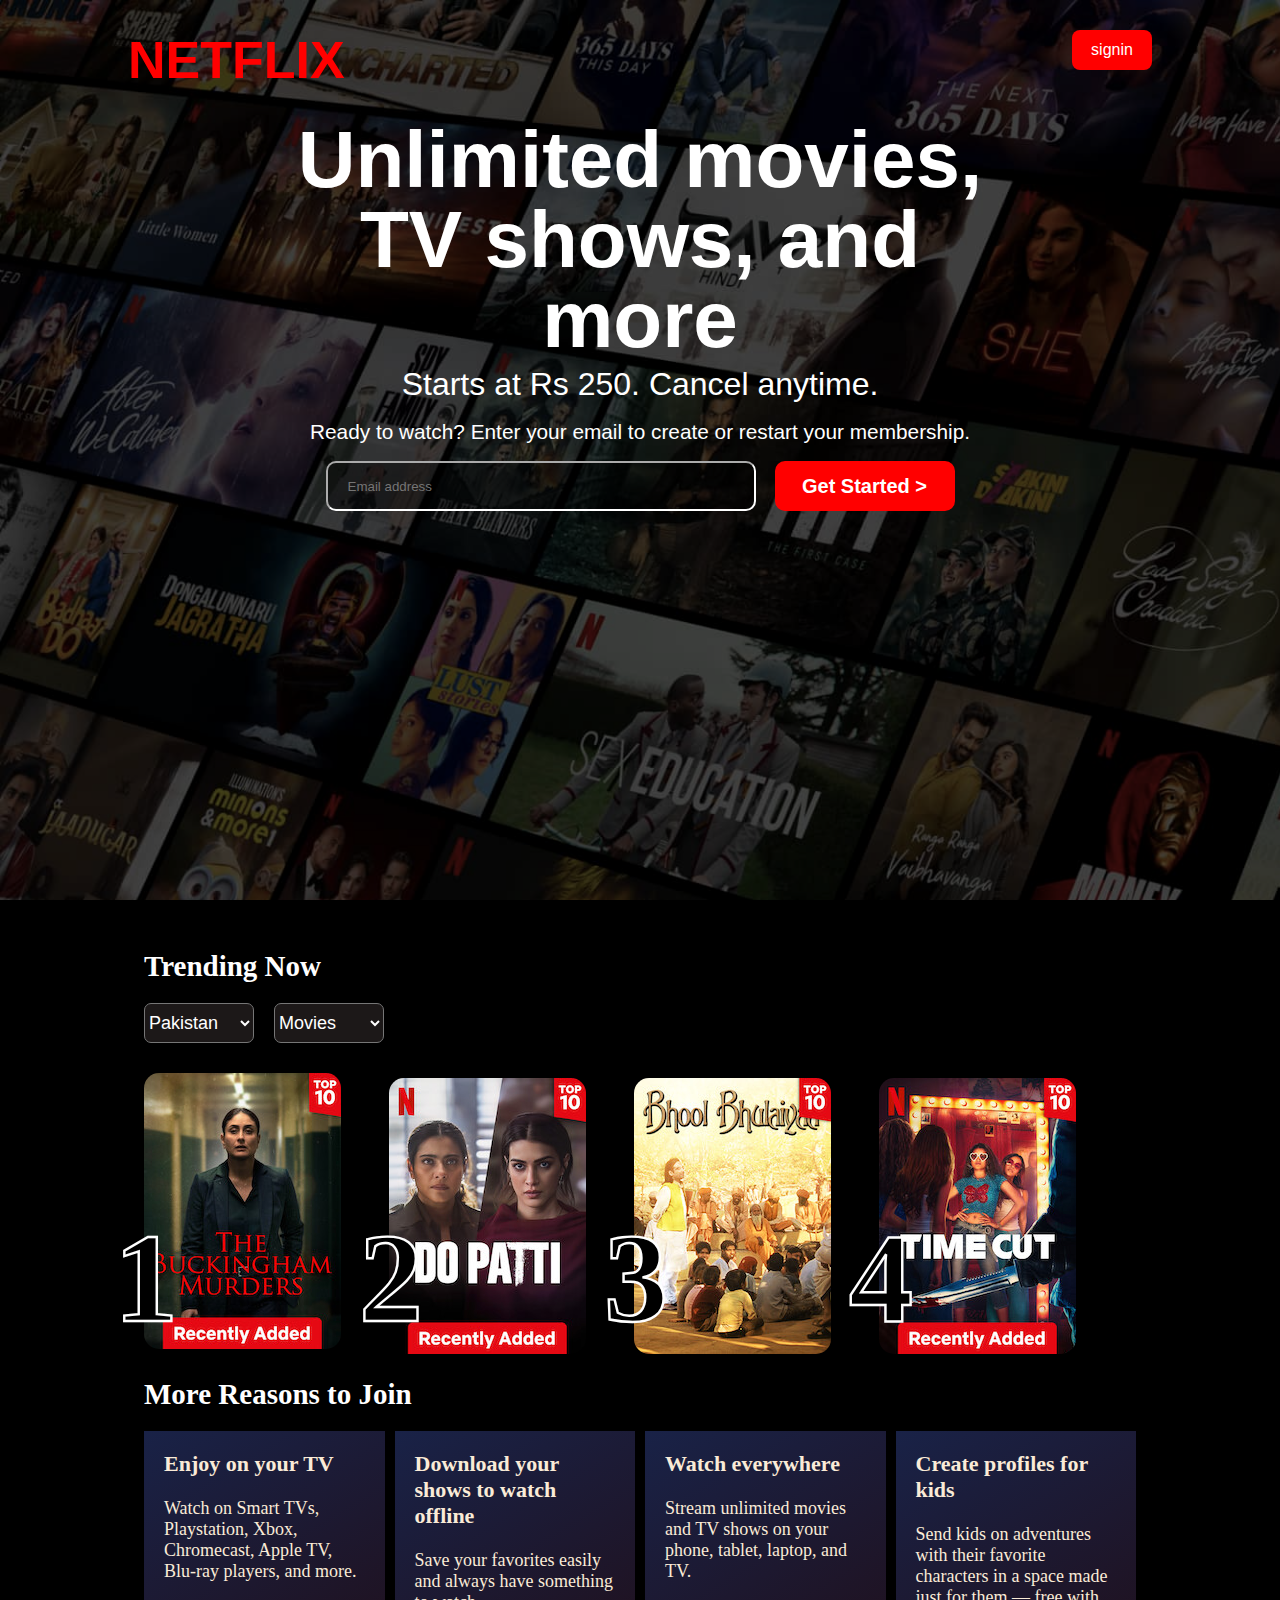
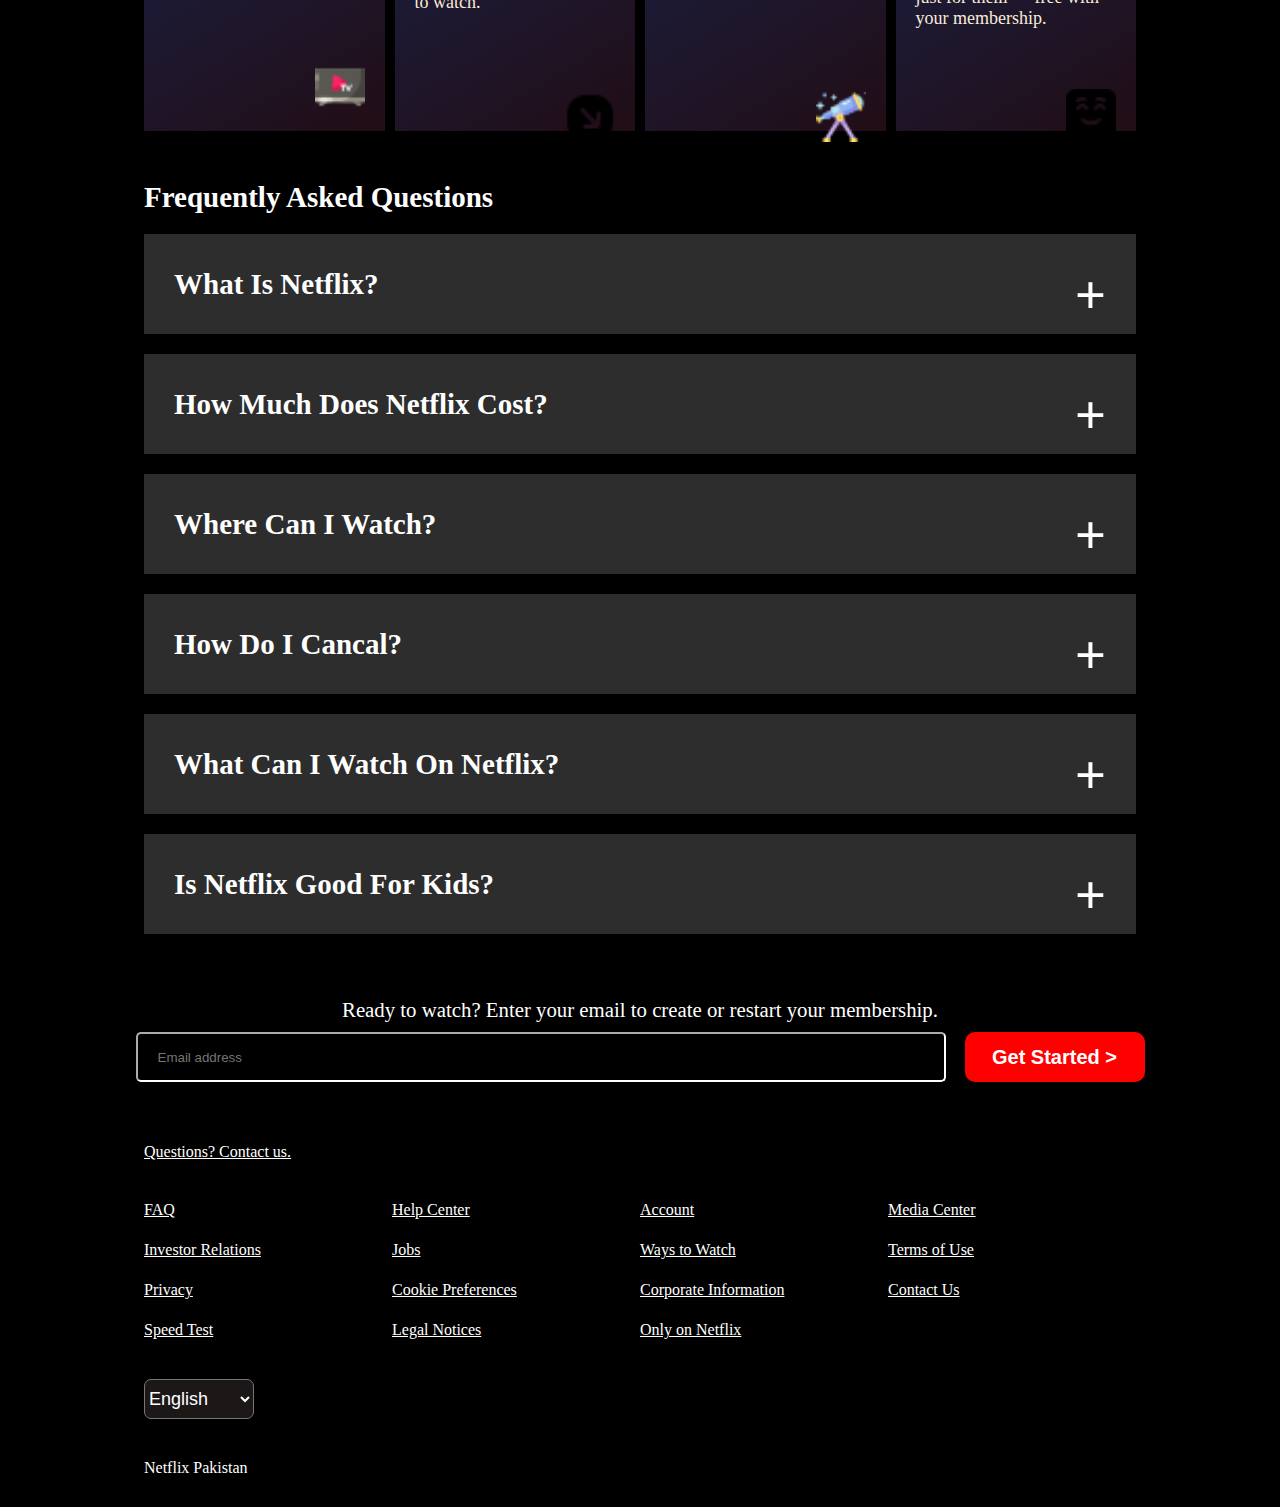
<file: index.html>
<!DOCTYPE html>
<html lang="en">

<head>
    <meta charset="UTF-8">
    <meta name="viewport" content="width=device-width, initial-scale=1.0">
    <link rel="stylesheet" href="css/stylesheet.css">
    <link rel="shortcut icon" href="img/Netflix_icon.svg.png" type="image/x-icon">
    <title>Netflix</title>
</head>

<body>
    <header>
        <div class="md">
            <div class="nav">
                <div class="top-nav-logo"> <a href="#" class="a">NETFLIX</a></div>
                <div><button class="top-nav-btn btn"> <a href="pages/signin.html" class="a">signin</a> </button></div>
            </div>
            <div class="bottem-h">
                <div class="heding">
                    Unlimited movies,
                    <br>

                    TV shows, and
                    <br>
                    more
                </div>
                <div class="bh1">
                    Starts at Rs 250. Cancel anytime.
                </div>
                <div class="bh2">
                    Ready to watch? Enter your email to create or restart your membership.
                </div>
                <div class="header-f">
                    <div> <input type="email" placeholder="Email address" class="email-i-t"></div>
                    <div><button class="email-i-b btn"> <a href="pages/login-1.html" class="a">Get Started > </a> </button></div>
                </div>
            </div>
        </div>
    </header>

    <div class="mm-div">
        <div class="tittle-tre">Trending Now</div>
        <div class="option-m">
            <div>
                <select name="pakistan" id="Pa">
                    <option value="P">Pakistan</option>
                    <option value="G">Global</option>
                </select>
            </div>
            <div>
                <select name="pakistan" id="tv">
                    <option value="P">Movies</option>
                    <option value="G">TvShow</option>
                </select>
            </div>
        </div>
        <div class="main-p-c">
            <div class="pm1 hover-ef">
                <img src="img/flim-1.jpg" alt="Movies" class="p">
                <div class="p-1">1</div>
            </div>
            <div class="main-p-c m">
                <div class="pm1 hover-ef">
                    <img src="img/film-2.jpg" alt="Movies" class="p">
                    <div class="p-1">2</div>
                </div>
            </div>
            <div class="main-p-c m">
                <div class="pm1 hover-ef">
                    <img src="img/film-3.jpg" alt="Movies" class="p">
                    <div class="p-1">3</div>
                </div>
            </div>
            <div class="main-p-c m">
                <div class="pm1 hover-ef">
                    <img src="img/film-4.jpg" alt="Movies" class="p">
                    <div class="p-1">4</div>
                </div>
            </div>
        </div>
        <!-- cards -->
        <div class="tittle-tre">More Reasons to Join</div>
        <div class="card-m">
            <div class="box">
                <span class="font-large">Enjoy on your TV</span>
                <br>
                <br>
                <span>Watch on Smart TVs, <br>Playstation, Xbox,<br> Chromecast, Apple TV,<br> Blu-ray players, and
                    more.</span>
                <div class="icon-i"><img src="img/streaming-tv-app.png" alt="tv" class="icon-i-p"></div>

            </div>
            <div class="box">
                <span class="font-large">Download your shows to watch offline</span>
                <br>
                <br>
                <span>Save your favorites easily and always have something to watch.</span>
                <div class="icon-i"><img src="img/down-right-arrow.png" alt="tv" class="icon-i-p "></div>

            </div>
            <div class="box">
                <span class="font-large">Watch everywhere </span>
                <br>
                <br>
                <span>Stream unlimited movies and TV shows on your phone, tablet, laptop, and TV.</span>
                <div class="icon-i"><img src="img/telescope.png" alt="tv" class="icon-i-p fr"></div>

            </div>
            <div class="box">
                <span class="font-large">Create profiles for kids</span>
                <br>
                <br>
                <span>Send kids on adventures with their favorite characters in a space made just for them — free with
                    your membership.</span>
                <div class="icon-i"><img src="img/winking-face.png" alt="tv" class="icon-i-p fb"></div>
            </div>
        </div>
        <!-- deatails -->
        <div class="tittle-tre Mar">Frequently Asked Questions</div>
        <div>
            <div class="tittle-tre deatails">What is Netflix? <span class="tittle-tre d">+</span></div>
        </div>
        <div>
            <div class="tittle-tre deatails">How much does Netflix cost? <span class="tittle-tre d">+</span></div>
        </div>
        <div>
            <div class="tittle-tre deatails">Where can I watch? <span class="tittle-tre d">+</span></div>
        </div>
        <div>
            <div class="tittle-tre deatails">How do i cancal? <span class="tittle-tre d">+</span></div>
        </div>
        <div>
            <div class="tittle-tre deatails">What can i Watch on Netflix?<span class="tittle-tre d">+</span></div>
        </div>
        <div>
            <div class="tittle-tre deatails">Is Netflix good for kids?<span class="tittle-tre d">+</span></div>
        </div>
        <!-- signin -->
        <div class="mani-of-footer">
            <div class="bh2">
                Ready to watch? Enter your email to create or restart your membership.
            </div>
            <div class="header-f m">
                <div> <input type="email" placeholder="Email address" class="email-i-t lan" required id="bt"></div>
                <div><button class="email-i-b btn" for="bt"> <a href="pages/login-1.html"class="a">Get Started ></a> </button></div>
            </div>
        </div>
        <footer>
            <a href="#" class="a-f">Questions? Contact us.</a>
            <div class="footer-g">
                <a href="#" class="a-f">FAQ</a>
                <a href="#" class="a-f">Help Center</a>
                <a href="#" class="a-f">Account</a>
                <a href="#" class="a-f">Media Center</a>
                <a href="#" class="a-f">Investor Relations</a>
                <a href="#" class="a-f">Jobs</a>
                <a href="#" class="a-f">Ways to Watch</a>
                <a href="#" class="a-f">Terms of Use</a>
                <a href="#" class="a-f">Privacy</a>
                <a href="#" class="a-f">Cookie Preferences</a>
                <a href="#" class="a-f">Corporate Information</a>
                <a href="#" class="a-f">Contact Us</a>
                <a href="#" class="a-f">Speed Test</a>
                <a href="#" class="a-f">Legal Notices</a>
                <a href="#" class="a-f">Only on Netflix</a>
            </div>
            <select id="Pa" class="f-s" name="LanguageSelect">
                <option lang="en" label="English" value="en-PK" selected="">English</option>
                <option lang="Urdu" label="Urdu" value="Urdu">Urdu</option>

            </select>
            <div class="laste">Netflix Pakistan</div>
        </footer>
    </div>
</body>

</html>
</file>
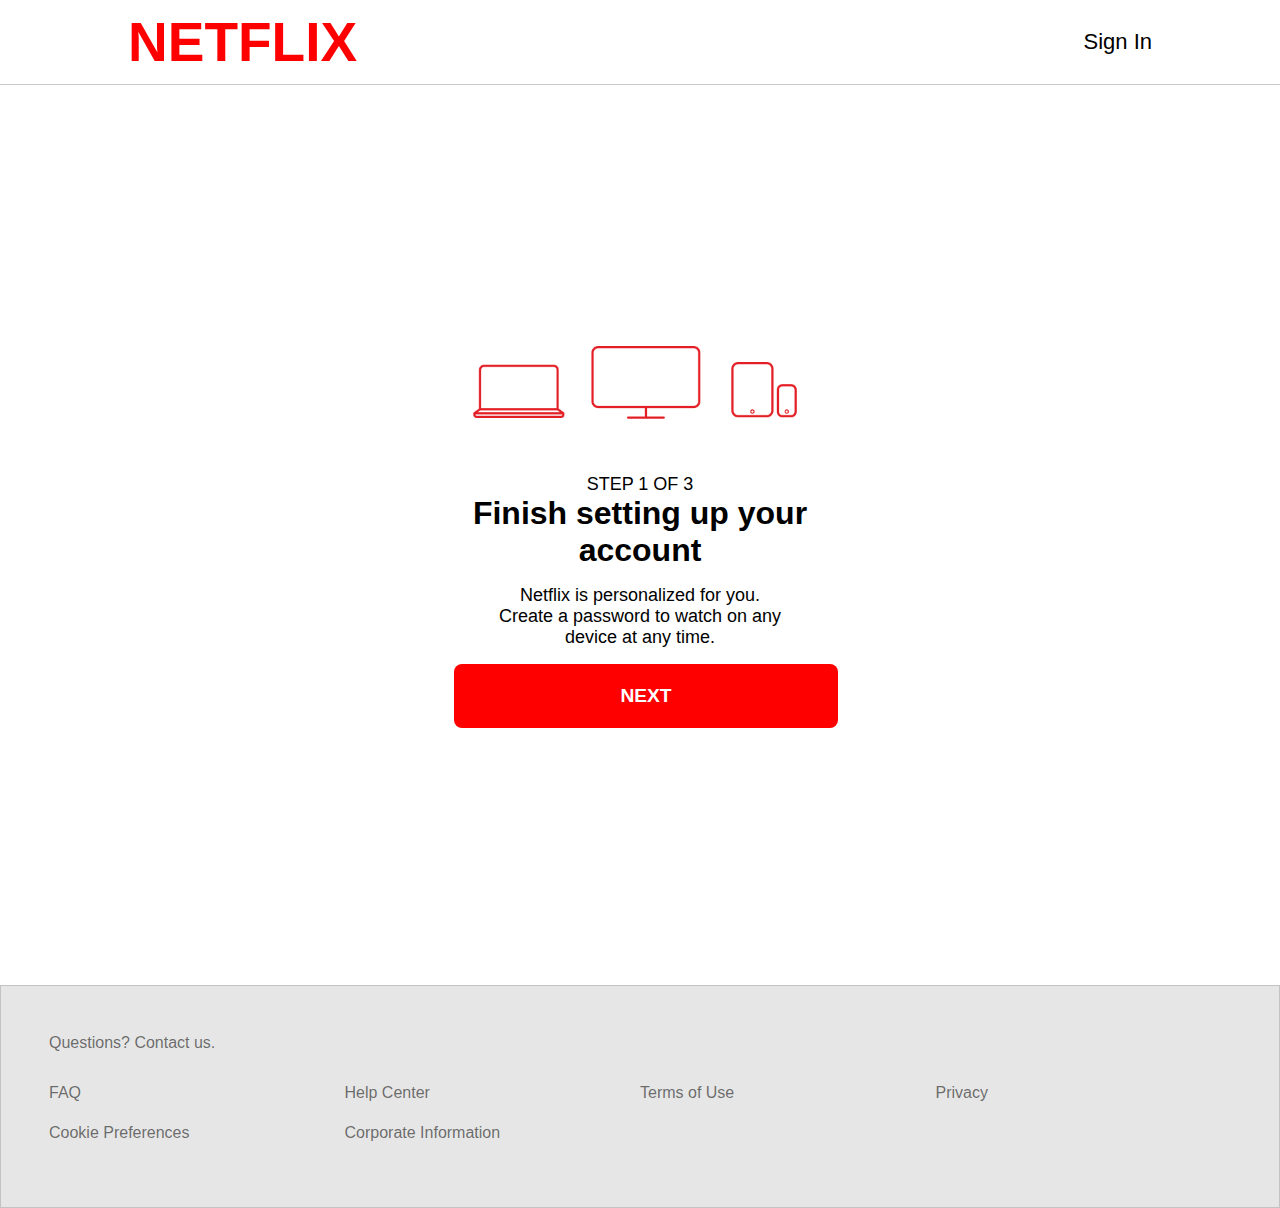
<file: pages/login-1.html>
<!DOCTYPE html>
<html lang="en">

<head>
    <meta charset="UTF-8">
    <meta name="viewport" content="width=device-width, initial-scale=1.0">
    <title>signin</title>
    <link rel="shortcut icon" href="../img/Netflix_icon.svg.png" type="image/x-icon">
    <link rel="stylesheet" href="../css/login1.css">
</head>

<body>

    <head>
        <div class="nav">
            <div class="top-nav-logo"> <a href="../index.html" class="a">NETFLIX</a></div>
            <div class="logoa"><a href="signin.html" class="a hover">Sign In</a> </div>
        </div>
    </head>
    <div class="md">
        <div class="m-d">
            <img src="../img/tv-loging.png" alt="tv">
            <div class="center font">STEP 1 OF 3
                <div class="bole">
                    Finish setting up your <br> account
                </div>
                <div class="mt font">
                    Netflix is personalized for you. <br>
                    Create a password to watch on any <br> device at any time.
                </div>
            </div>
            <button class="mt"> <a href="login-2.html" class="a w">NEXT</a></button>
        </div>
    </div>
    <footer> 
        <a href="#" class="a-f a hover mar">Questions? Contact us.</a>
        <div class="footer-g">
            <a href="#" class="a-f a hover">FAQ</a>
            <a href="#" class="a-f a hover">Help Center</a>
            <a href="#" class="a-f a hover">Terms of Use</a>
            <a href="#" class="a-f a hover">Privacy</a>
            <a href="#" class="a-f a hover">Cookie Preferences</a>
            <a href="#" class="a-f a hover">Corporate Information</a>
        </div>
    </footer>
</body>

</html>
</file>
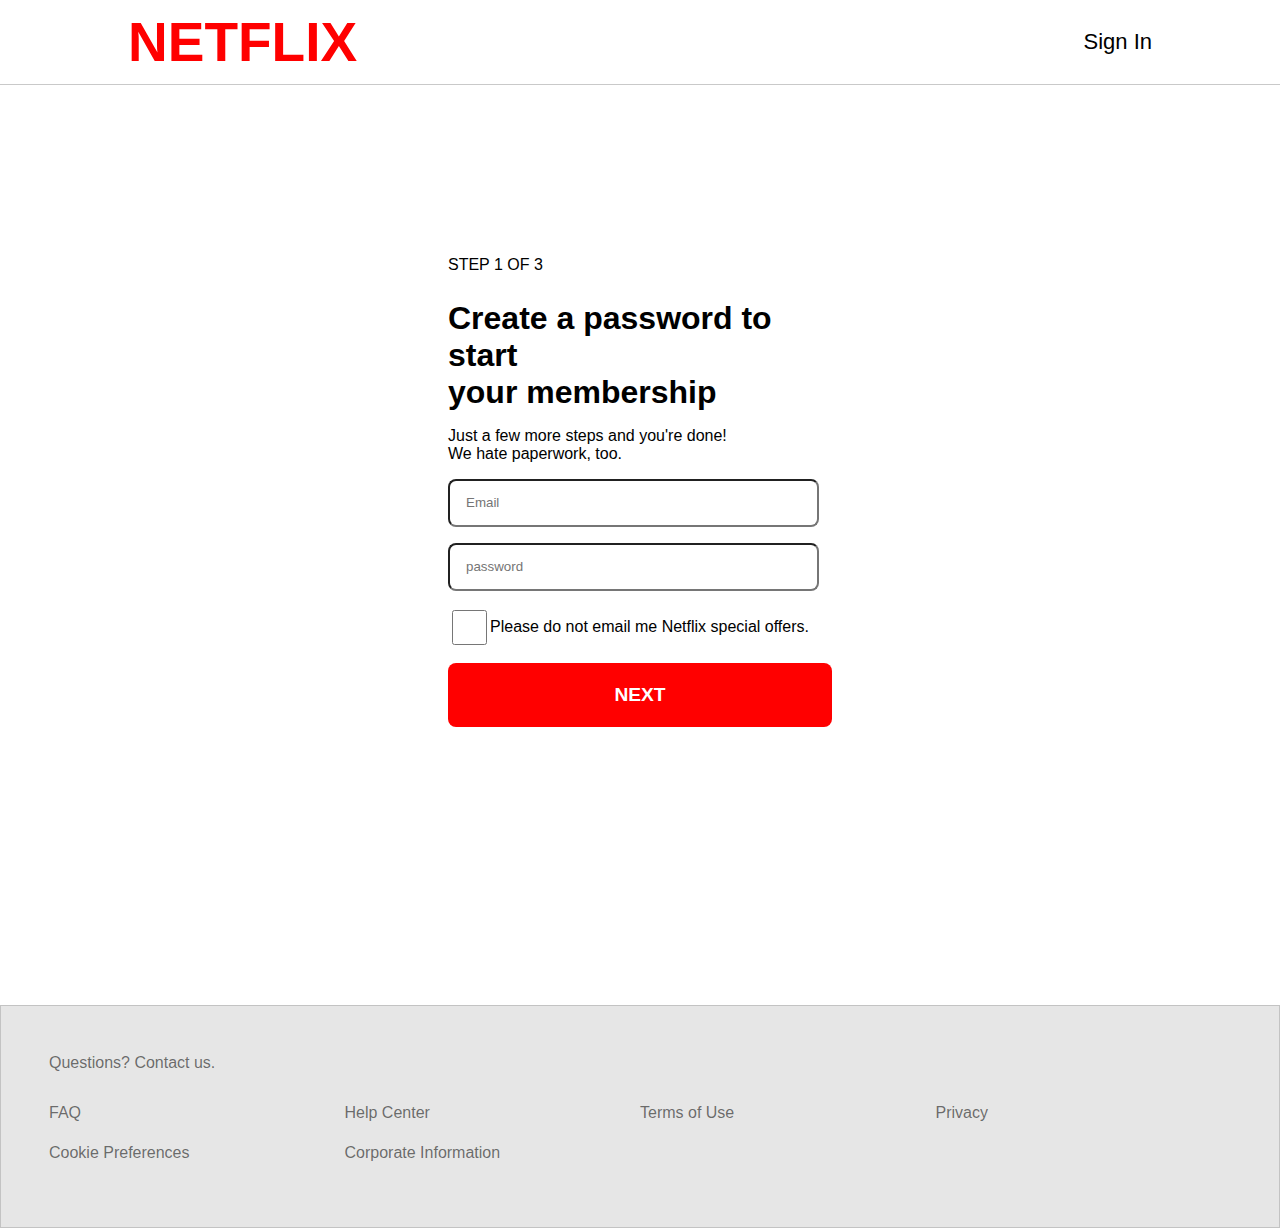
<file: pages/login-2.html>
<!DOCTYPE html>
<html lang="en">

<head>
    <meta charset="UTF-8">
    <meta name="viewport" content="width=device-width, initial-scale=1.0">
    <title>signin</title>
    <link rel="shortcut icon" href="../img/Netflix_icon.svg.png" type="image/x-icon">
    <link rel="stylesheet" href="../css/login2.css">
</head>

<body>

    <head>
        <div class="nav">
            <div class="top-nav-logo"> <a href="../index.html" class="a">NETFLIX</a></div>
            <div class="logoa"><a href="signin.html" class="a hover">Sign In</a> </div>
        </div>
    </head>
    <div class="md">
        <form action="login3.html">
            <div class="sfont">STEP 1 OF 3</div>
            <div class="lfont">
                Create a password to start <br> your membership
            </div>
            <div class="sfont">Just a few more steps and you're done! <br>
                We hate paperwork, too.</div>
            <div> <input type="email" name="emil" id="email" placeholder="Email" required class="input"></div>
            <div> <input type="password" name="password" id="password" placeholder="password" required class="input">
            </div>
            <div class="chek">
                <input type="checkbox" name="Remembar me" id="cha" required>
                <label for="Remembar me" class="cen">Please do not email me Netflix special offers.</label>
            </div>
            <div> <input type="submit" value="NEXT" class="button"></div>

        </form>
    </div>
    <footer>
        <a href="#" class="a-f a hover mar">Questions? Contact us.</a>
        <div class="footer-g">
            <a href="#" class="a-f a hover">FAQ</a>
            <a href="#" class="a-f a hover">Help Center</a>
            <a href="#" class="a-f a hover">Terms of Use</a>
            <a href="#" class="a-f a hover">Privacy</a>
            <a href="#" class="a-f a hover">Cookie Preferences</a>
            <a href="#" class="a-f a hover">Corporate Information</a>
        </div>
    </footer>
</body>

</html>
</file>
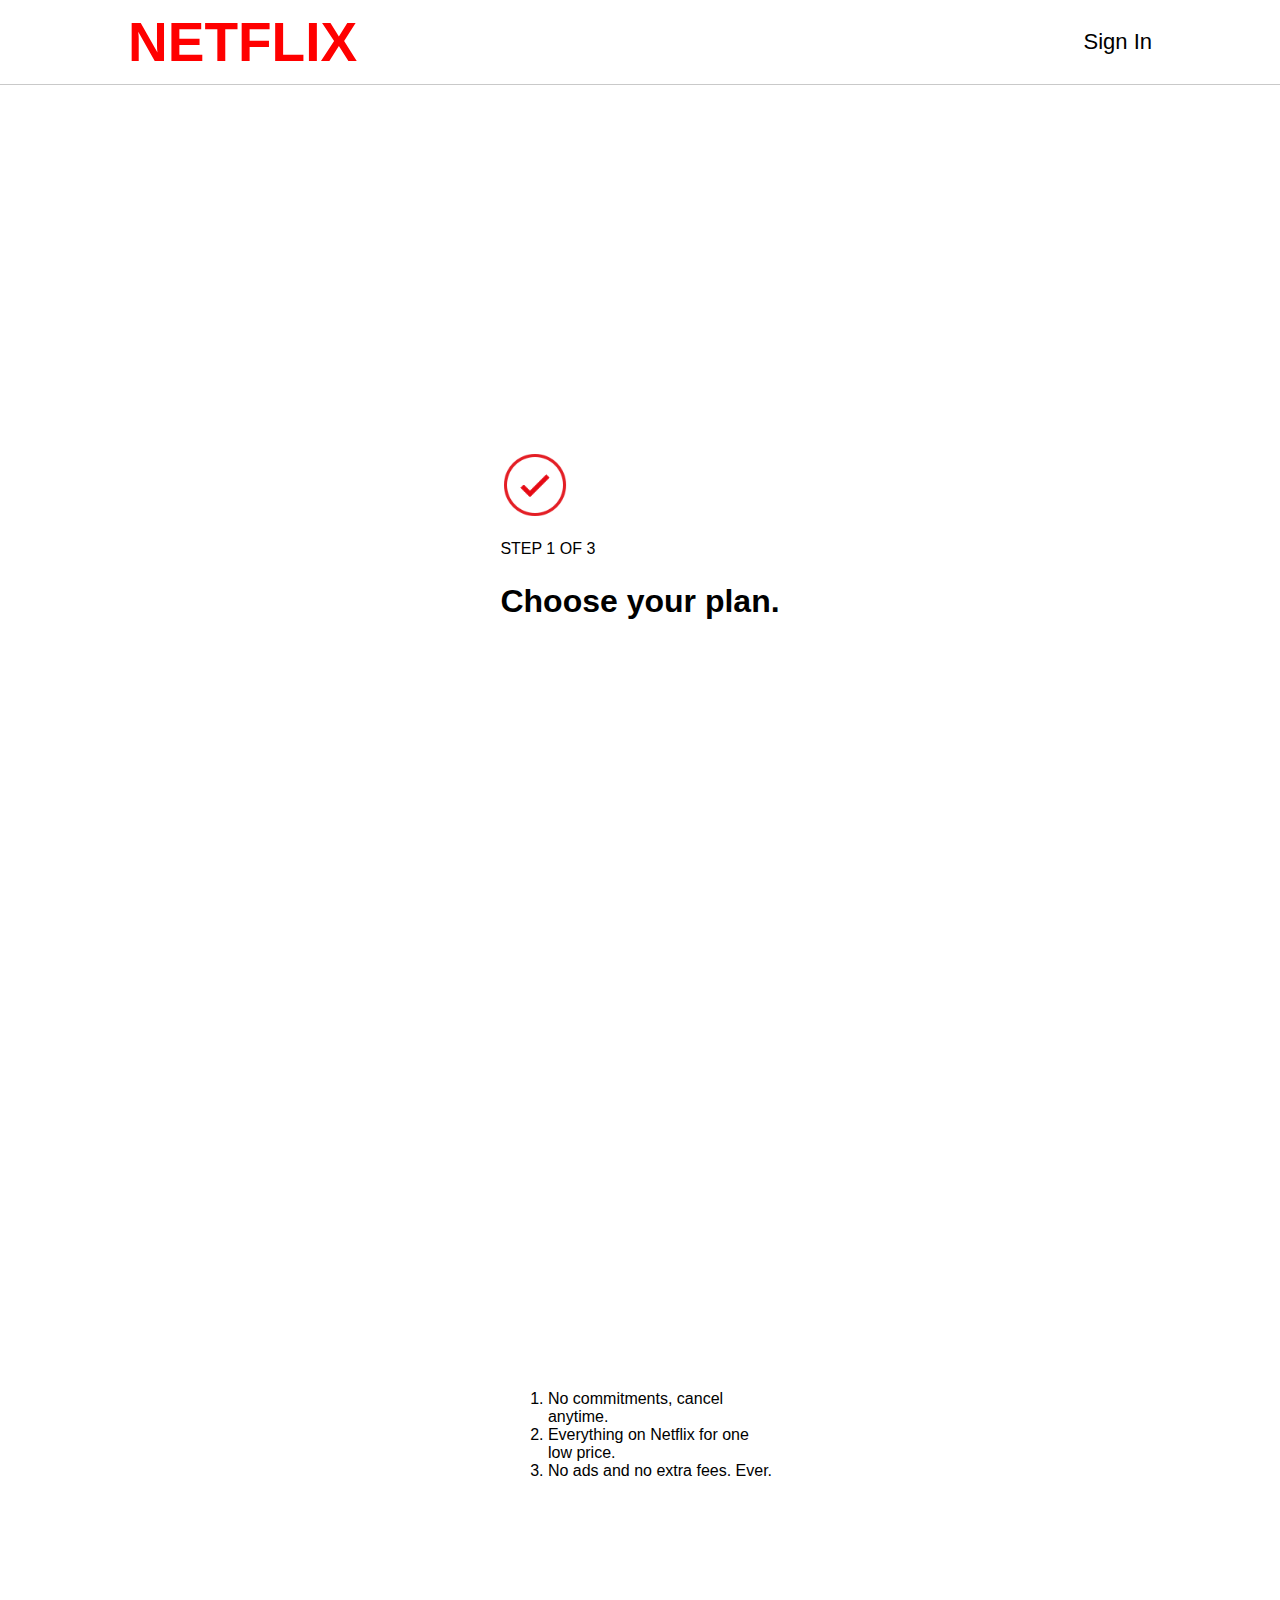
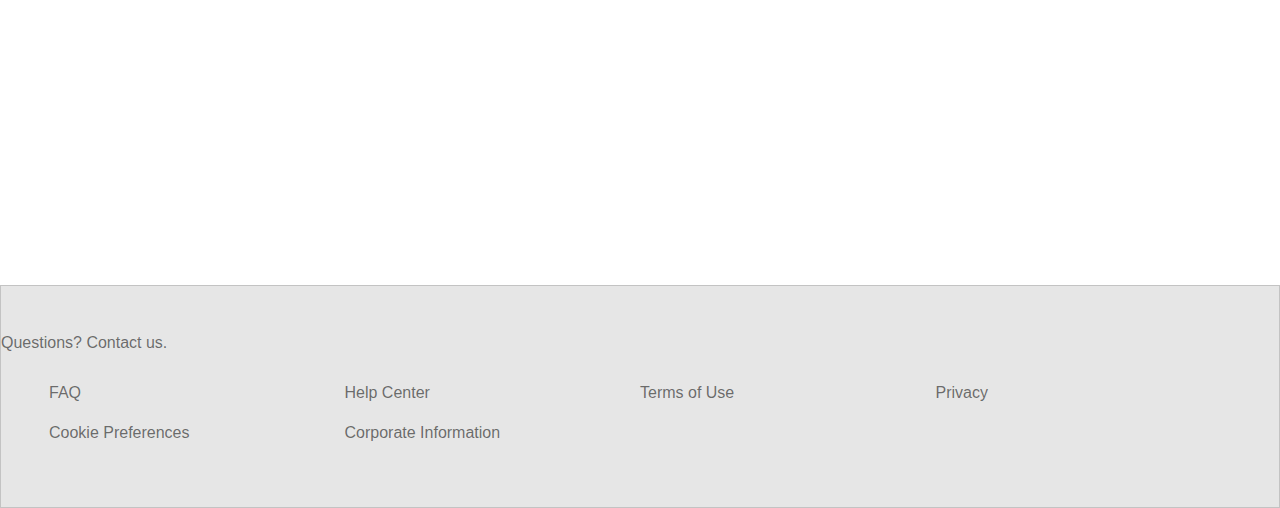
<file: pages/login3.html>
<!DOCTYPE html>
<html lang="en">

<head>
    <meta charset="UTF-8">
    <meta name="viewport" content="width=device-width, initial-scale=1.0">
    <title>signin</title>
    <link rel="shortcut icon" href="../img/Netflix_icon.svg.png" type="image/x-icon">
    <link rel="stylesheet" href="../css/login3.css">
</head>

<body>

    <head>
        <div class="nav">
            <div class="top-nav-logo"> <a href="../index.html" class="a">NETFLIX</a></div>
            <div class="logoa"><a href="signin.html" class="a hover">Sign In</a> </div>
        </div>
    </head>
    <div class="md">
        <div>
        <div><img src="../img/Checkmarklog.png" alt="chek" class="img"></div>
            <div class="sfont">STEP 1 OF 3</div>
            <div class="lfont">Choose your plan.
            </div>
        </div>
    </div>
    <div class="md">
        <ol>
            <li>
                No commitments, cancel <br> anytime.
            </li>
            <li>
                Everything on Netflix for one <br> low price.
            </li>
            <li>
                No ads and no extra fees. Ever.
            </li>
        </ol>
    </div>
    <footer>
        <a href="#" class="a-f a hover mar">Questions? Contact us.</a>
        <div class="footer-g">
            <a href="#" class="a-f a hover">FAQ</a>
            <a href="#" class="a-f a hover">Help Center</a>
            <a href="#" class="a-f a hover">Terms of Use</a>
            <a href="#" class="a-f a hover">Privacy</a>
            <a href="#" class="a-f a hover">Cookie Preferences</a>
            <a href="#" class="a-f a hover">Corporate Information</a>
        </div>
    </footer>
</body>

</html>
</file>
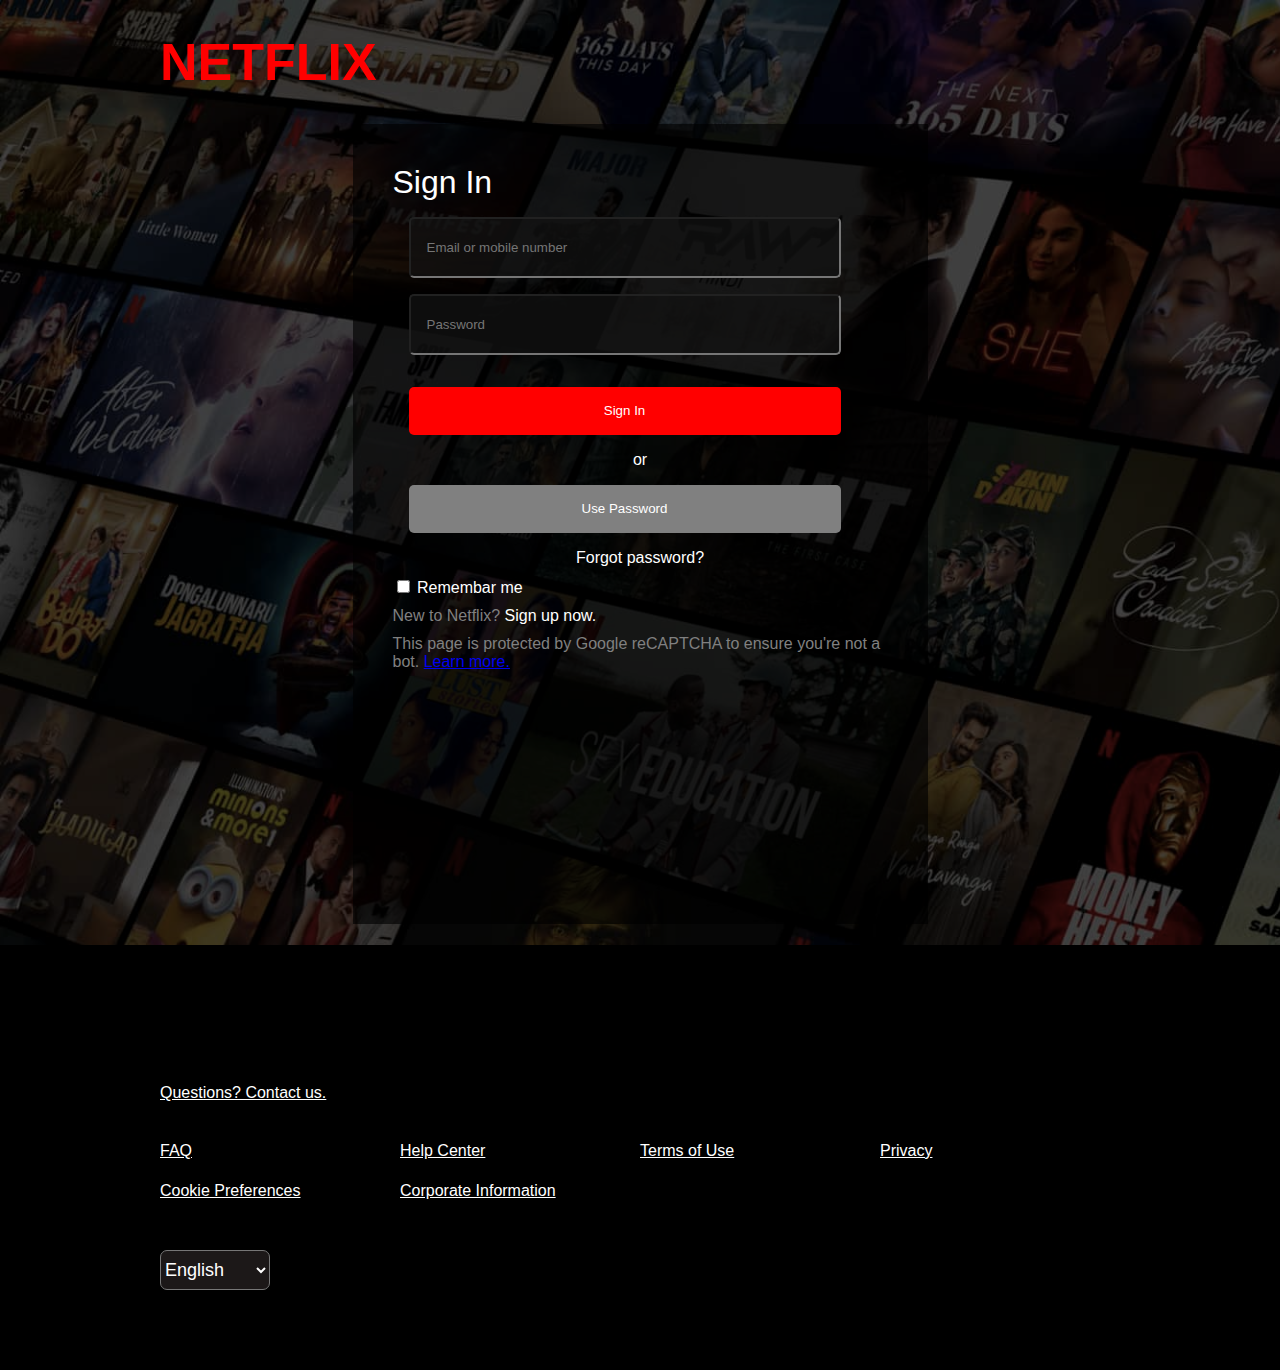
<file: pages/signin.html>
<!DOCTYPE html>
<html lang="en">

<head>
    <meta charset="UTF-8">
    <meta name="viewport" content="width=device-width, initial-scale=1.0">
    <title>signin</title>
    <link rel="shortcut icon" href="../img/Netflix_icon.svg.png" type="image/x-icon">
    <link rel="stylesheet" href="../css/sigin.css">
</head>

<body>
    <div class="md">
        <div class="black">
            <div class="top-nav-logo"> <a href="../index.html" class="a">NETFLIX</a></div>
            <div class="flex">
                <div class="form-d">
                    <form action="">
                        <label for="title" class="title">
                            Sign In
                        </label>
                        <input type="text" required placeholder="Email or mobile number" class="input" autocomplete="additional-name">
                        <input type="password" required placeholder="Password" class="input" autocomplete="additional-name">
                        <button class="red re">Sign In</button>
                        <div class="center">or</div>
                        <button class="red gra">Use Password</button>
                        <div class="center">Forgot password?</div>
                        <div class="chek">
                            <input type="checkbox" name="Remembar me" id="cha" required>
                            <label for="Remembar me" class="cen">Remembar me</label>
                        </div>
                        <div class="gray">New to Netflix? <a href="login-1.html" class="cent">Sign up now.</a></div>
                        <div class="gray">
                            This page is protected by Google reCAPTCHA to
                            ensure you're not a bot. <a href="#">Learn more.</a>
                        </div>
                    </form>
                </div>
            </div>
            <footer>
                <a href="#" class="a-f">Questions? Contact us.</a>
                <div class="footer-g">
                    <a href="#" class="a-f">FAQ</a>
                    <a href="#" class="a-f">Help Center</a>
                    <a href="#" class="a-f">Terms of Use</a>
                    <a href="#" class="a-f">Privacy</a>
                    <a href="#" class="a-f">Cookie Preferences</a>
                    <a href="#" class="a-f">Corporate Information</a>
                </div>
                <select id="Pa" class="f-s" name="LanguageSelect">
                    <option lang="en" label="English" value="en-PK" selected="">English</option>
                    <option lang="Urdu" label="Urdu" value="Urdu">Urdu</option>

                </select>
            </footer>






        </div>
    </div>
</body>

</html>
</file>
<file: css/stylesheet.css>
body{
    margin: 0;
    padding: 0;
}
header{
    margin: 0;
    padding: 0;
    background-image: url(../img/header-image.png);
    height:100vh;
    box-sizing: border-box;
    /* box-shadow: -300px -300px 40px black; */
    font-family: sans-serif

}

.nav{
 display: flex;
 justify-content:space-between;
 padding:30px 8rem;
}
.top-nav-logo{
 font-size: 52px;
 color: red;
 text-decoration: none;
 font-weight: bolder;
}
.top-nav-logo>a{
    text-decoration: none;
    color: red;
    cursor: pointer;
}
.a{
    text-decoration: none;
    cursor: pointer;
color: white;

}
.top-nav-btn{
  background-color: rgb(255, 0, 0);
  height: 40px;
  width:80px;
  border-radius: 8px;
  border-color:red ;
  color: white;
  font-size: medium;
  border: none;
}
.heding{
    font-size: 5rem;
    color: white;
    font-weight: bold;
    line-height: 5rem;

        
}
.bh1{
    font-size: 2rem;
    color: white;
}
.bh2{
    font-size: 1.3rem;
    color: white;
}
.bottem-h{
    line-height: 3rem;
    text-align: center;
    align-content: center; 
}
.header-f{
    display:flex;
    gap:9px;
    justify-content: center;
}
.email-i-t{
    height:50px;
    width:430px;
    background-color: rgba(0, 0, 0, 0.404);
    border-radius: 10px;
    margin:5px;
    border-color: white;
    color: white;
    padding: 20px;
    box-sizing: border-box;
}
.email-i-b{
    height:50px;
    width:180px;
    margin:5px;
    background-color: rgb(255, 0, 0);
    border:none;
    border-radius: 10px;
    color: white;
    font-size:20px;
    font-weight: bold;
}
.md{
    z-index:10;
    background-color: rgba(0, 0, 0, 0.671);
    height:100vh;
}
.mm-div{
    padding:30px 9rem;
    background-color: black;
}
.tittle-tre{
    font-size: 29px;
    color: white;
    font-weight: bold;
    margin-top: 20px;
}

#Pa,#tv{
    height:40px;
    width: 110px;
    background-color: rgba(44, 37, 37, 0.637);
    color: white;
    font-size: 18px;
    border-radius: 7px;
}
.option-m{
    display: flex;
    gap: 20px;
    margin-top: 20px;
}
.hover-ef:hover{
    transform: scale(1.1,1.1);
    cursor: pointer;

}
.main-p-c{
    display: flex;
    margin-top: 30px;
    gap: 3rem;
    transition: 0.01s;
    flex-wrap: wrap;
}
.pm1{
    
    position: relative;
}
.p-1{
    margin-left: -30px;
    bottom: 6px;
    position: absolute;
    color: black;
    z-index: 10;
    font-size: 8rem;
    font-weight: bolder;
    -webkit-text-stroke: 0.15rem hsl(0, 100%, 100%);   
}
.p{
    border-radius: 15px;
}
.m{
    margin-top: 5px;
}
.card-m{
    display: flex;
    gap: 10px;
}
.box{
    margin-top: 20px;
    background: linear-gradient(149deg, #192247 0%, #210e17 96.86%);
    height:300px;
    width: 260px;
    box-sizing: border-box;
    color: antiquewhite;
    font-size: 18px;
    padding: 20px;
}
.font-large{
    font-size: 22px;
    font-weight: bold;
}
.Mar{
    margin-top: 50px;
}
.icon-i{
    display: flex;
    justify-content: end;
    align-items: end;
    height:130px;
}
.icon-i-p{
    height: 50px;
    width: 50px;
}
.fr{
    margin-bottom: -30px;
}
.fb{
    margin-bottom: 20px;

}
.deatails{
    background-color: rgb(45, 45, 45);
    height: 100px;
    padding: 0px 30px;
    display: inline-block;
    width: 100%;
    cursor: pointer;
    box-sizing: border-box;
    display: flex;
    text-transform: capitalize;
    justify-content: space-between;
    align-items: center;
}
.deatails:hover{
background-color: rgb(40, 40, 40);
}
.d{

    display: inline-block;
    font-size: 55px;
}
.mani-of-footer{
    text-align: center;
    margin-top: 4rem;
}
.lan{
    width: 90vh;
    padding: 20px;
    box-sizing: border-box;
    border-radius: 5px;
}
.btn:hover{
    background-color:rgb(141, 0, 0);
}
footer{
    margin-top: 3.5rem;
}
.a-f{
    color: white;
    font-size: medium;

}
.footer-g{
    display: grid;
    grid-template-columns: 1fr 1fr 1fr 1fr;
    grid-template-rows:40px 40px 40px;
    font-size: medium;
    margin-top: 2.5rem;
}
.f-s{
    margin-top: 2.5rem;
}
.laste{
    margin-top: 2.5rem;
    color: white;
}
</file>
<file: css/login1.css>
body{
    margin: 0;
    padding: 0;
    font-family: sans-serif;
}
.nav{
    box-sizing: border-box;
    display: flex;
    justify-content:space-between;
    padding:10px 8rem;
    align-items: center;
    border-bottom: 1px solid rgba(0, 0, 0, 0.212);
   }
   .top-nav-logo{
    font-size: 55px;
    color: red;
    text-decoration: none;
    font-weight: bolder;
   }
   .top-nav-logo>a{
       text-decoration: none;
       color: red;
       cursor: pointer;
   }
   .logoa{
    font-size:22px;
   }
   .a{
    color: black;
    text-decoration: none;
   }
   .md{
    box-sizing: border-box;
    display: flex;
    align-items: center;
    justify-content: center;
    height: 100vh;
    }
   img{
    margin-left:10rem;
    width: 50%;
    height: 50%;
   }

   .font{
    font-size: large;
   }
   .sfont{
    font-size: small;
   }
   .mt{
    margin-top:1rem;
   }
.center{
    text-align: center;
    margin-top: 3rem;
}
.bole{
font-size: xx-large;
font-weight: bolder;
}
button{

    margin-left:9rem;
    height: 4rem;
    width:30vw;
    background-color: red;
    border: none;
    border-radius: 8px;
    font-size: larger;
font-weight: bolder;
}
.w{
    color: white;

}
.hover:hover{
    text-decoration: solid 1px underline rgba(0, 0, 0, 0.514);
}
.footer-g{
    display: grid;
    grid-template-columns: 1fr 1fr 1fr 1fr;
    grid-template-rows:40px 40px 40px;
    font-size: medium;
    margin: 2rem 3rem 3px 3rem;
    

}
.a-f{
    color: rgba(0, 0, 0, 0.555);
    font-size: medium;

}
footer{
    padding-top:3rem;
    box-sizing: border-box;
    border: 1px solid rgba(128, 128, 128, 0.336);
    background-color: rgba(128, 128, 128, 0.199);
}
.mar{
    margin: 1rem 3rem;

}
</file>
<file: css/login2.css>
body{
    margin: 0;
    padding: 0;
    font-family: sans-serif;
}
.nav{
    box-sizing: border-box;
    display: flex;
    justify-content:space-between;
    padding:10px 8rem;
    align-items: center;
    border-bottom: 1px solid rgba(0, 0, 0, 0.212);
   }
   .top-nav-logo{
    font-size: 55px;
    color: red;
    text-decoration: none;
    font-weight: bolder;
   }
   .top-nav-logo>a{
       text-decoration: none;
       color: red;
       cursor: pointer;
   }
   .logoa{
    font-size:22px;
   }
   .a{
    color: black;
    text-decoration: none;
   }
   

.w{
    color: white;

}
.hover:hover{
    text-decoration: solid 1px underline rgba(0, 0, 0, 0.514);
}
.footer-g{
    display: grid;
    grid-template-columns: 1fr 1fr 1fr 1fr;
    grid-template-rows:40px 40px 40px;
    font-size: medium;
    margin: 2rem 3rem 3px 3rem;
    

}
.a-f{
    color: rgba(0, 0, 0, 0.555);
    font-size: medium;

}
footer{
    padding-top:3rem;
    box-sizing: border-box;
    border: 1px solid rgba(128, 128, 128, 0.336);
    background-color: rgba(128, 128, 128, 0.199);
}
.mar{
    margin: 1rem 3rem;

}
.md{
    box-sizing: border-box;
    display: flex;
    align-items: center;
    justify-content: center;
    height: 120vh;
    margin-top:-10rem;
}
form{
    box-sizing: border-box;
    width: 30vw;
    height: 50vh;
    box-sizing: border-box;
}
.sfont{
    margin-top: 1rem;
    font-size: medium;
}
.input{
    border-radius: 8px;
    box-sizing: border-box;
    padding-left:1rem;
    margin-top: 1rem;
    height:3rem;
    width: 29vw;
}
.lfont{
    margin-top: 1.6rem;

    font-size: xx-large;
    font-weight: bolder;
}
.chek{
    margin-top: 1rem;
    display: flex;
    align-items: center;
}
.cen{
    font-size: 16px;
}
#cha{
    height: 35px;
    width: 35px;
}
.button{
   
    height: 4rem;
    width:30vw;
    background-color: red;
    border: none;
    border-radius: 8px;
    font-size: larger;
font-weight: bolder;
color: white;
margin-top: 15px;
}
</file>
<file: css/login3.css>
body {
    margin: 0;
    padding: 0;
    font-family: sans-serif;
}

.nav {
    box-sizing: border-box;
    display: flex;
    justify-content: space-between;
    padding: 10px 8rem;
    align-items: center;
    border-bottom: 1px solid rgba(0, 0, 0, 0.212);
}

.top-nav-logo {
    font-size: 55px;
    color: red;
    text-decoration: none;
    font-weight: bolder;
}

.top-nav-logo>a {
    text-decoration: none;
    color: red;
    cursor: pointer;
}

.logoa {
    font-size: 22px;
}

.a {
    color: black;
    text-decoration: none;
}


.w {
    color: white;

}

.hover:hover {
    text-decoration: solid 1px underline rgba(0, 0, 0, 0.514);
}

.footer-g {
    display: grid;
    grid-template-columns: 1fr 1fr 1fr 1fr;
    grid-template-rows: 40px 40px 40px;
    font-size: medium;
    margin: 2rem 3rem 3px 3rem;


}

.a-f {
    color: rgba(0, 0, 0, 0.555);
    font-size: medium;

}

footer {
    padding-top: 3rem;
    box-sizing: border-box;
    border: 1px solid rgba(128, 128, 128, 0.336);
    background-color: rgba(128, 128, 128, 0.199);
}

img {
    width: 25%;
    height: 25%;
}

.button {

    height: 4rem;
    width: 30vw;
    background-color: red;
    border: none;
    border-radius: 8px;
    font-size: larger;
    font-weight: bolder;
    color: white;
    margin-top: 15px;
}

.md {
    box-sizing: border-box;
    display: flex;
    align-items: center;
    justify-content: center;
    height: 100vh;
}
.sfont{
    margin-top: 1rem;
    font-size: medium;
}

.lfont{
    margin-top: 1.6rem;

    font-size: xx-large;
    font-weight: bolder;
}
.checkmark-group--icon {
    align-self: flex-start;
    color: #e50914;
    flex: none;
    height: 26px;
    width: 26px;
}
.alin{
    text-align: center;

}
</file>
<file: css/sigin.css>
body {
    margin: 0;
    padding: 0;
    font-family: sans-serif;
background-color: black;

}

.md {
    background-image: url(../img/header-image.png);
    height: 105vh;
    box-sizing: border-box;
}

.black {
    z-index: 10;
    background-color: rgba(0, 0, 0, 0.671);
    height: 105vh;

}

.flex {
    display: flex;
    align-items: end;
    justify-content: center;
}

.top-nav-logo {
    font-size: 52px;
    color: red;
    text-decoration: none;
    font-weight: bolder;
    padding: 2rem 10rem;
}

.title {
    display: block;
    font-size: xx-large;
    color: white;
}

.a {
    color: red;
    text-decoration: none;
}

.input {
    display: block;
    height: 3.8rem;
    width: 48vh;
    margin: 1rem;
    background-color: rgba(19, 18, 18, 0.705);
    color: white;
    padding: 1rem;
    box-sizing: border-box;
    border-radius: 5px;
}

.form-d {
    padding: 2.5rem;
    height: 80vh;
    width: 55vh;
    /* box-sizing: border-box; */
    background-color: rgba(0, 0, 0, 0.63);
    z-index: 20;
}

button {
    height: 3rem;
    width: 48vh;
    margin: 1rem;
    background-color: rgba(19, 18, 18, 0.705);
    color: white;
    padding: 1rem;
    box-sizing: border-box;
    border-radius: 5px;
    border: none;

}

.red {
    background-color: red;
}

.center {
    color: white;
    text-align: center;
}

.cen {
    color: white;
}

.chek {
    margin: 10px 0px;
}

.cent {
    color: white;
    text-decoration: none;
}

.gray {
    margin-top: 10px;
    color: gray;
}
footer{
    margin: 10rem;
}
.a-f{
    color: white;
    font-size: medium;

}
.footer-g{
    display: grid;
    grid-template-columns: 1fr 1fr 1fr 1fr;
    grid-template-rows:40px 40px 40px;
    font-size: medium;
    margin-top: 2.5rem;
}
.f-s{
    margin-top: -10rem;
    margin-bottom:5rem;
}
.re:hover{
    background-color: rgba(255, 0, 0, 0.719);
}
.gra{
    background-color: gray;
}
.gra:hover{
    background-color: rgba(128, 128, 128, 0.788);
}
#Pa{
    height:40px;
    width: 110px;
    background-color: rgba(44, 37, 37, 0.637);
    color: white;
    font-size: 18px;
    border-radius: 7px;
}
</file>
